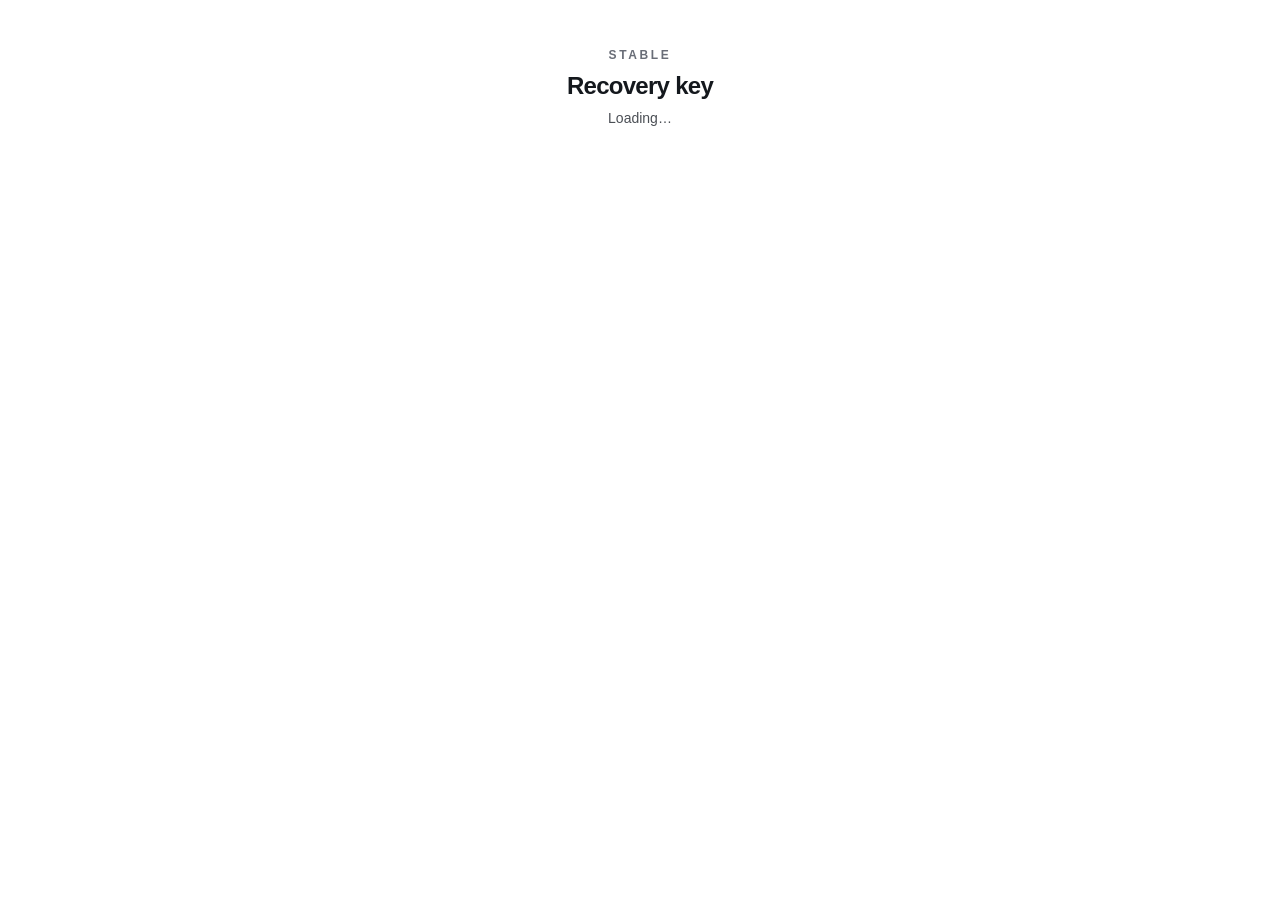
<file: index.html>
<!doctype html>
<html lang="en">
<head>
<meta charset="utf-8" />
<meta name="viewport" content="width=device-width, initial-scale=1, maximum-scale=1" />
<title>Stable — Recovery key</title>
<style>
  :root { color-scheme: light; }
  * { box-sizing: border-box; margin: 0; }
  body {
    font-family: -apple-system, "SF Pro Text", "Helvetica Neue", sans-serif;
    background: #FFFFFF; color: #14181D;
    display: flex; min-height: 100dvh; align-items: flex-start; justify-content: center;
    padding: 48px 24px 24px;
  }
  .card { width: 100%; max-width: 360px; text-align: center; }
  .brand { font-size: 12px; letter-spacing: 0.22em; text-transform: uppercase; color: #696D77; font-weight: 600; }
  h1 { font-size: 24px; letter-spacing: -0.03em; margin: 10px 0 8px; }
  p.desc { font-size: 14px; line-height: 1.5; color: #4B4F55; }
  input {
    margin-top: 20px; width: 100%; padding: 14px 16px; font-size: 16px;
    border: 1px solid rgba(20,24,29,0.14); border-radius: 14px; outline: none;
    background: #F0F1F5; color: #14181D; text-align: center;
    -webkit-appearance: none; appearance: none;
  }
  input:focus { border-color: #14181D; background: #FFFFFF; }
  input.code { letter-spacing: 0.4em; font-size: 22px; font-weight: 600; }
  button {
    margin-top: 14px; width: 100%; padding: 17px 0; border: 0; border-radius: 22px;
    background: #14181D; color: #fff; font-size: 17px; font-weight: 600;
    letter-spacing: -0.02em; cursor: pointer;
  }
  button:disabled { opacity: 0.4; }
  button.reveal { background: #1F5841; }
  .status { margin-top: 14px; font-size: 13px; color: #696D77; min-height: 18px; }
  .ok { color: #1F5841; }
  .err { color: #C24A3D; }
  .warn { font-size: 12.5px; color: #696D77; margin-top: 18px; line-height: 1.5; }
  .legend { margin-top: 18px; text-align: left; background: #F0F1F5; border-radius: 14px; padding: 14px 16px; }
  .legend p { font-size: 13px; line-height: 1.5; color: #4B4F55; }
  .legend p + p { margin-top: 8px; }
  .legend b { color: #14181D; font-weight: 600; }
  .link { margin-top: 12px; background: none; border: none; color: #696D77; font-size: 13px; text-decoration: underline; width: auto; padding: 4px; }
  .sub { margin-top: 26px; padding-top: 20px; border-top: 1px solid rgba(20,24,29,0.08); text-align: left; }
  .subhead { font-size: 14px; font-weight: 600; letter-spacing: -0.01em; }
  .subdesc { font-size: 12.5px; line-height: 1.5; color: #696D77; margin-top: 4px; }
  button.ghost {
    margin-top: 12px; background: #FFFFFF; color: #14181D;
    border: 1px solid rgba(20,24,29,0.16); padding: 13px 0; font-size: 15px; border-radius: 18px;
  }
</style>
</head>
<body>
<div class="card">
  <div class="brand">Stable</div>
  <h1>Recovery key</h1>
  <div id="root"><p class="desc">Loading…</p></div>
</div>
<script type="module">
  import React from "https://esm.sh/react@18.3.1";
  import { createRoot } from "https://esm.sh/react-dom@18.3.1/client";
  // PINNED — an unpinned @2 drifts with esm.sh rebuilds.
  import { PrivyProvider, usePrivy, useLoginWithEmail } from "https://esm.sh/@privy-io/react-auth@2.25.0?deps=react@18.3.1,react-dom@18.3.1";
  import { useExportWallet } from "https://esm.sh/@privy-io/react-auth@2.25.0/solana?deps=react@18.3.1,react-dom@18.3.1";

  const h = React.createElement;

  /** The user's embedded wallet on a chain, or null. */
  const embeddedWallet = (user, chainType) =>
    (user?.linkedAccounts ?? []).find(
      (a) =>
        a.type === "wallet" &&
        a.chainType === chainType &&
        (a.walletClientType === "privy" || a.connectorType === "embedded")
    ) ?? null;

  // Headless email login — OUR fields, no Privy modal. (Privy's prebuilt
  // dialog loses its CSS through CDN bundling; the broken layout stacked the
  // submit button over the email input and swallowed every tap.)
  function App() {
    // usePrivy's exportWallet is the ETHEREUM exporter; the /solana subpath
    // hook is the Solana one (v2 keeps them separate).
    const { ready, authenticated, user, logout, exportWallet: exportEvmWallet } = usePrivy();
    const { sendCode, loginWithCode } = useLoginWithEmail();
    const { exportWallet } = useExportWallet();

    const [stage, setStage] = React.useState("email"); // email | code
    // The app deep-links here with ?email= so people land on THEIR account
    // (a typo'd or outdated email signs into a fresh, walletless one).
    const [email, setEmail] = React.useState(
      () => new URLSearchParams(location.search).get("email") ?? ""
    );
    const [code, setCode] = React.useState("");
    const [busy, setBusy] = React.useState(false);
    const [status, setStatus] = React.useState(["", ""]); // [text, class]

    if (!ready) return h("p", { className: "desc" }, "Loading…");

    if (authenticated) {
      const addr = user?.email?.address ?? email;
      const solWallet = embeddedWallet(user, "solana");
      const evmWallet = embeddedWallet(user, "ethereum");

      // Signed into an account with no Stable wallet — almost always a
      // typo'd or outdated email. Say so plainly instead of failing at the
      // last step with a cryptic library error.
      if (!solWallet) {
        return h(React.Fragment, null,
          h("p", { className: "desc" }, `Signed in as ${addr}.`),
          h("div", { className: "legend" },
            h("p", null, h("b", null, "This email isn’t connected to a Stable wallet."), " Your money is safe — it lives under the email you use in the Stable app."),
            h("p", null, "Check Settings → Personal info in Stable for the exact email, then sign in here with that one.")),
          h("button", {
            onClick: () => logout().then(() => { setStage("email"); setCode(""); setStatus(["", ""]); }),
          }, "Try a different email"),
          h("p", { className: "warn" },
            "Never share your recovery key. Anyone who has it can spend your money. Stable will never ask for it.")
        );
      }

      return h(React.Fragment, null,
        h("p", { className: "desc" }, addr ? `Signed in as ${addr}.` : "Signed in."),
        h("div", { className: "legend" },
          h("p", null, h("b", null, "\u201cCopy key\u201d"), " (green) copies your private key \u2014 the secret. That\u2019s the one to save."),
          h("p", null, h("b", null, "\u201cYour wallet\u201d"), " is just your address \u2014 safe to share, not your key.")),
        h("button", {
          className: "reveal",
          disabled: busy,
          onClick: async () => {
            setBusy(true); setStatus(["", ""]);
            try {
              await exportWallet({ address: solWallet.address });
              setStatus(["Done — you can close this page.", "ok"]);
            } catch (e) {
              setStatus(["Couldn't reveal: " + String(e?.message ?? e).slice(0, 140), "err"]);
            } finally { setBusy(false); }
          },
        }, busy ? "Opening…" : "Reveal private key"),
        h("div", { className: "status " + status[1] }, status[0]),
        // Deposit-address key (Ethereum-style networks) — a doorway wallet
        // that normally holds nothing; the section exists only for users who
        // have one, so today's Solana-only accounts see no change.
        evmWallet
          ? h("div", { className: "sub" },
              h("p", { className: "subhead" }, "Deposit address key"),
              h("p", { className: "subdesc" },
                "Only needed to recover funds stuck on an Ethereum-style network (Base, Ethereum, Arbitrum…). Your balance doesn’t live there."),
              h("button", {
                className: "ghost",
                disabled: busy,
                onClick: async () => {
                  setBusy(true); setStatus(["", ""]);
                  try {
                    await exportEvmWallet({ address: evmWallet.address });
                    setStatus(["Done — you can close this page.", "ok"]);
                  } catch (e) {
                    setStatus(["Couldn't reveal: " + String(e?.message ?? e).slice(0, 140), "err"]);
                  } finally { setBusy(false); }
                },
              }, "Reveal deposit key"))
          : null,
        h("button", {
          className: "link",
          onClick: () => logout().then(() => { setStage("email"); setCode(""); setStatus(["", ""]); }),
        }, "Sign out"),
        h("p", { className: "warn" },
          "Never share your recovery key. Anyone who has it can spend your money. Stable will never ask for it.")
      );
    }

    if (stage === "code") {
      return h(React.Fragment, null,
        h("p", { className: "desc" }, `We sent a 6-digit code to ${email}. Check spam too.`),
        h("input", {
          className: "code", inputMode: "numeric", autoComplete: "one-time-code",
          maxLength: 6, placeholder: "······", value: code, autoFocus: true,
          onChange: (e) => setCode(e.target.value.replace(/\D/g, "").slice(0, 6)),
        }),
        h("button", {
          disabled: busy || code.length !== 6,
          onClick: async () => {
            setBusy(true); setStatus(["", ""]);
            try {
              await loginWithCode({ code, email });
              // authenticated flips via usePrivy on success.
            } catch (e) {
              setStatus(["That code didn't match. Try again or resend.", "err"]);
              setCode("");
            } finally { setBusy(false); }
          },
        }, busy ? "Checking…" : "Verify"),
        h("div", { className: "status " + status[1] }, status[0]),
        h("button", {
          className: "link",
          onClick: () => { setStatus(["Sent — check your inbox.", "ok"]); sendCode({ email }).catch(() => {}); },
        }, "Resend code"),
        h("button", {
          className: "link",
          onClick: () => { setStage("email"); setCode(""); setStatus(["", ""]); },
        }, "Different email")
      );
    }

    return h(React.Fragment, null,
      h("p", { className: "desc" },
        "Sign in with the same email you use in Stable, then reveal your wallet's private key. It appears in Privy's secure window — Stable never sees it."),
      h("input", {
        type: "email", inputMode: "email", autoComplete: "email",
        placeholder: "you@example.com", value: email, autoCapitalize: "none",
        onChange: (e) => setEmail(e.target.value.trim()),
      }),
      h("button", {
        disabled: busy || !/^[^\s@]+@[^\s@]+\.[^\s@]+$/.test(email),
        onClick: async () => {
          setBusy(true); setStatus(["", ""]);
          try {
            await sendCode({ email });
            setStage("code");
          } catch (e) {
            setStatus(["Couldn't send the code: " + String(e?.message ?? e).slice(0, 120), "err"]);
          } finally { setBusy(false); }
        },
      }, busy ? "Sending…" : "Send code"),
      h("div", { className: "status " + status[1] }, status[0]),
      h("p", { className: "warn" },
        "Never share your recovery key. Anyone who has it can spend your money. Stable will never ask for it.")
    );
  }

  createRoot(document.getElementById("root")).render(
    h(PrivyProvider, { appId: "cmrmljdzy000l0cjvz7n3uyhc", config: { appearance: { theme: "light", accentColor: "#1F5841" } } }, h(App))
  );
</script>
</body>
</html>
</file>
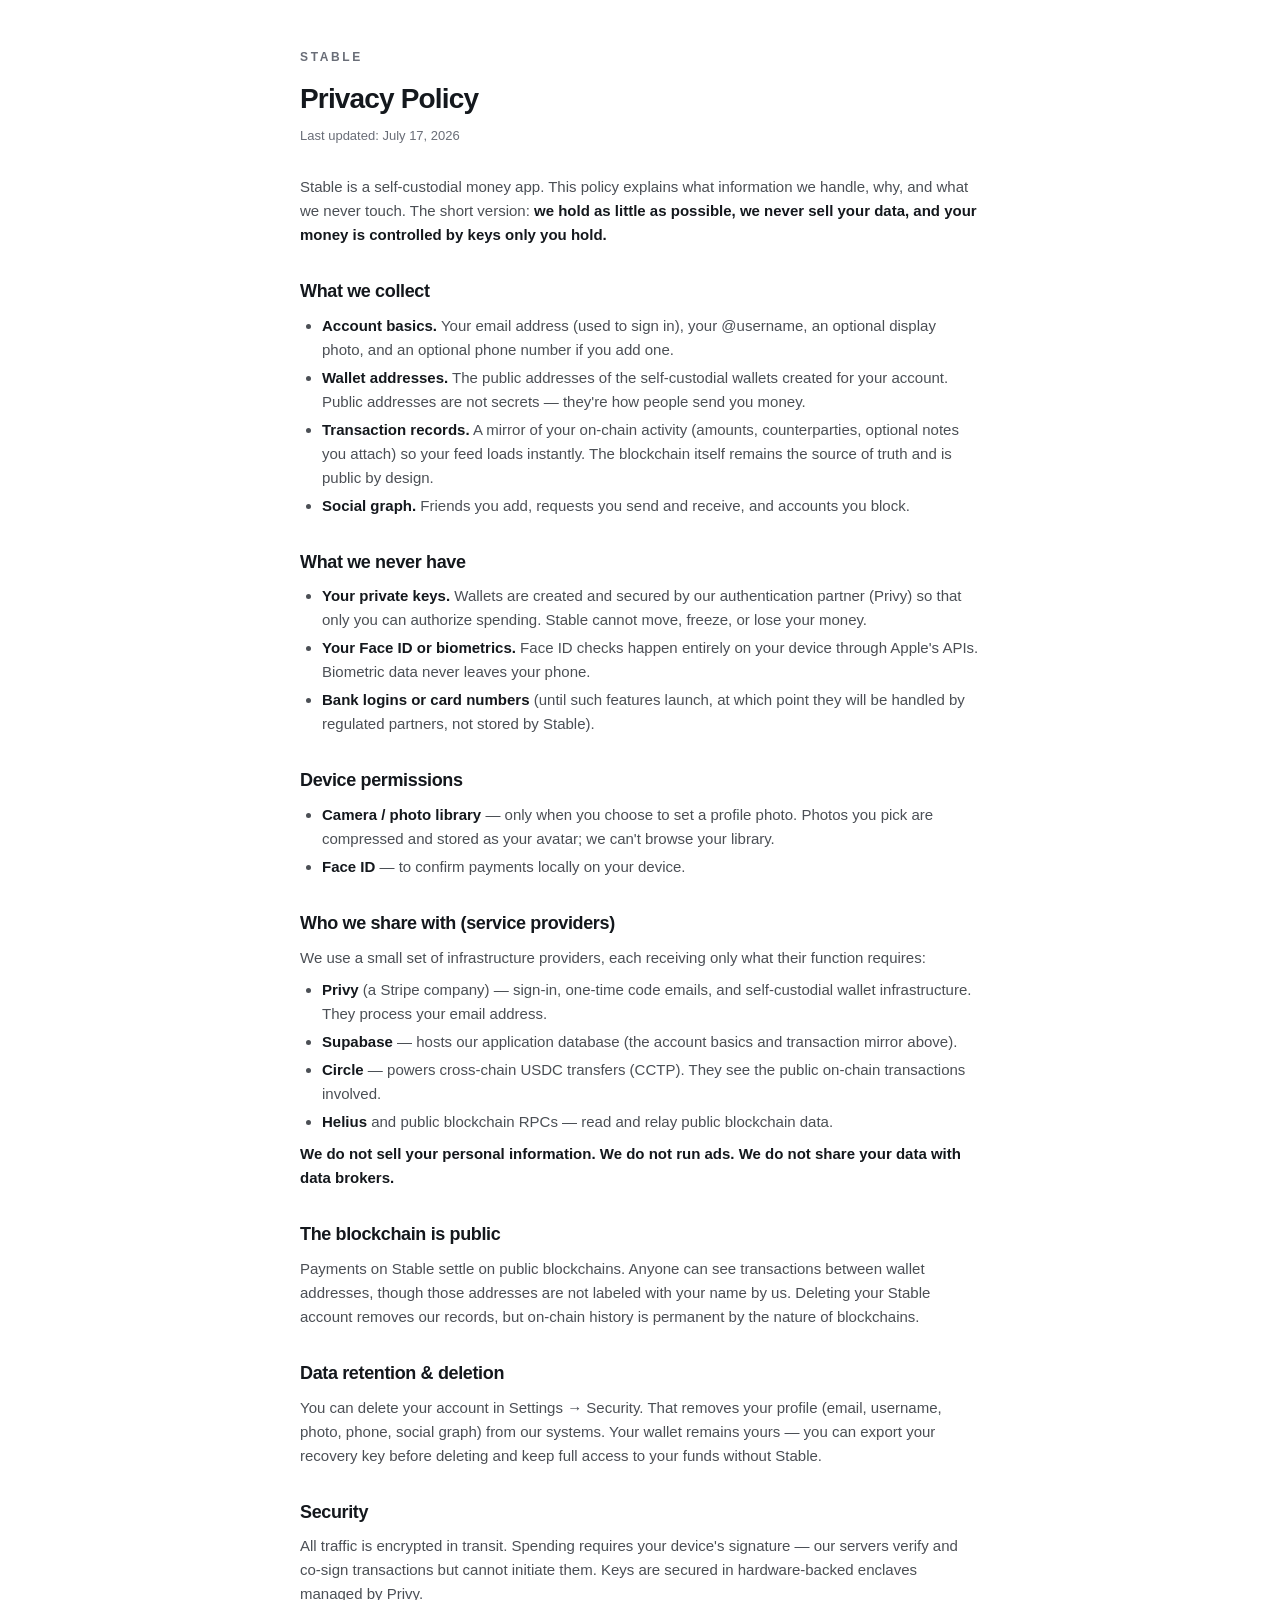
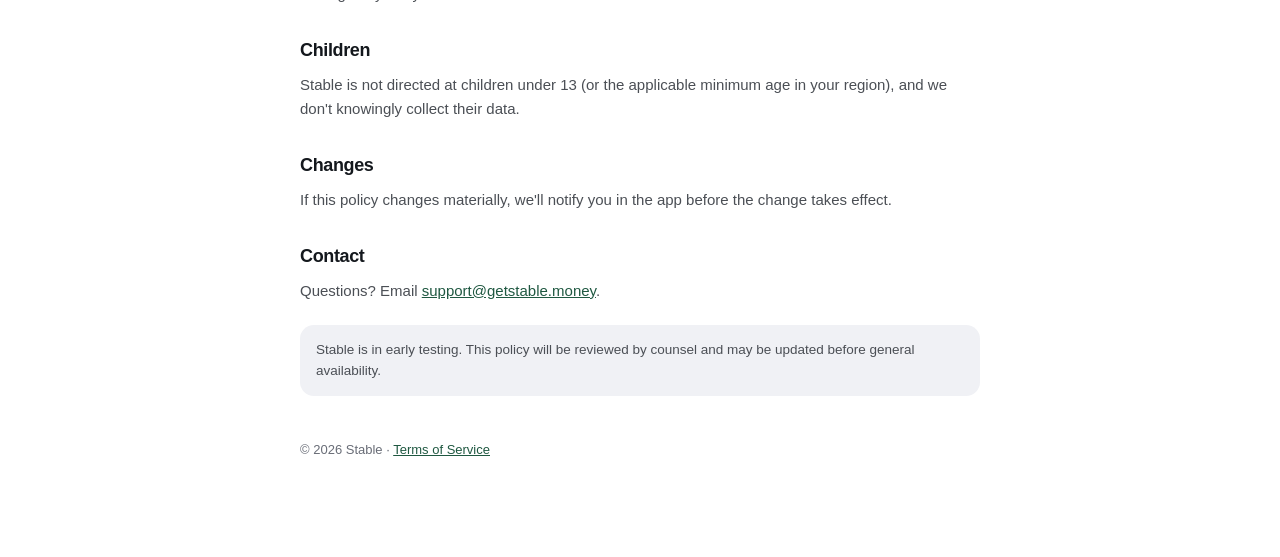
<file: legal/privacy.html>
<!doctype html>
<html lang="en">
<head>
<meta charset="utf-8" />
<meta name="viewport" content="width=device-width, initial-scale=1" />
<title>Stable — Privacy Policy</title>
<link rel="stylesheet" href="style.css" />
</head>
<body>
<main>
  <div class="brand">Stable</div>
  <h1>Privacy Policy</h1>
  <div class="updated">Last updated: July 17, 2026</div>

  <p>Stable is a self-custodial money app. This policy explains what information we
  handle, why, and what we never touch. The short version: <b>we hold as little as
  possible, we never sell your data, and your money is controlled by keys only you
  hold.</b></p>

  <h2>What we collect</h2>
  <ul>
    <li><b>Account basics.</b> Your email address (used to sign in), your @username,
    an optional display photo, and an optional phone number if you add one.</li>
    <li><b>Wallet addresses.</b> The public addresses of the self-custodial wallets
    created for your account. Public addresses are not secrets — they're how people
    send you money.</li>
    <li><b>Transaction records.</b> A mirror of your on-chain activity (amounts,
    counterparties, optional notes you attach) so your feed loads instantly. The
    blockchain itself remains the source of truth and is public by design.</li>
    <li><b>Social graph.</b> Friends you add, requests you send and receive, and
    accounts you block.</li>
  </ul>

  <h2>What we never have</h2>
  <ul>
    <li><b>Your private keys.</b> Wallets are created and secured by our
    authentication partner (Privy) so that only you can authorize spending. Stable
    cannot move, freeze, or lose your money.</li>
    <li><b>Your Face ID or biometrics.</b> Face ID checks happen entirely on your
    device through Apple's APIs. Biometric data never leaves your phone.</li>
    <li><b>Bank logins or card numbers</b> (until such features launch, at which
    point they will be handled by regulated partners, not stored by Stable).</li>
  </ul>

  <h2>Device permissions</h2>
  <ul>
    <li><b>Camera / photo library</b> — only when you choose to set a profile
    photo. Photos you pick are compressed and stored as your avatar; we can't
    browse your library.</li>
    <li><b>Face ID</b> — to confirm payments locally on your device.</li>
  </ul>

  <h2>Who we share with (service providers)</h2>
  <p>We use a small set of infrastructure providers, each receiving only what
  their function requires:</p>
  <ul>
    <li><b>Privy</b> (a Stripe company) — sign-in, one-time code emails, and
    self-custodial wallet infrastructure. They process your email address.</li>
    <li><b>Supabase</b> — hosts our application database (the account basics and
    transaction mirror above).</li>
    <li><b>Circle</b> — powers cross-chain USDC transfers (CCTP). They see the
    public on-chain transactions involved.</li>
    <li><b>Helius</b> and public blockchain RPCs — read and relay public
    blockchain data.</li>
  </ul>
  <p><b>We do not sell your personal information. We do not run ads. We do not
  share your data with data brokers.</b></p>

  <h2>The blockchain is public</h2>
  <p>Payments on Stable settle on public blockchains. Anyone can see transactions
  between wallet addresses, though those addresses are not labeled with your name
  by us. Deleting your Stable account removes our records, but on-chain history is
  permanent by the nature of blockchains.</p>

  <h2>Data retention &amp; deletion</h2>
  <p>You can delete your account in Settings → Security. That removes your
  profile (email, username, photo, phone, social graph) from our systems. Your
  wallet remains yours — you can export your recovery key before deleting and
  keep full access to your funds without Stable.</p>

  <h2>Security</h2>
  <p>All traffic is encrypted in transit. Spending requires your device's
  signature — our servers verify and co-sign transactions but cannot initiate
  them. Keys are secured in hardware-backed enclaves managed by Privy.</p>

  <h2>Children</h2>
  <p>Stable is not directed at children under 13 (or the applicable minimum age
  in your region), and we don't knowingly collect their data.</p>

  <h2>Changes</h2>
  <p>If this policy changes materially, we'll notify you in the app before the
  change takes effect.</p>

  <h2>Contact</h2>
  <p>Questions? Email <a href="mailto:support@getstable.money">support@getstable.money</a>.</p>

  <div class="note">Stable is in early testing. This policy will be reviewed by
  counsel and may be updated before general availability.</div>

  <footer>© 2026 Stable · <a href="terms.html">Terms of Service</a></footer>
</main>
</body>
</html>
</file>
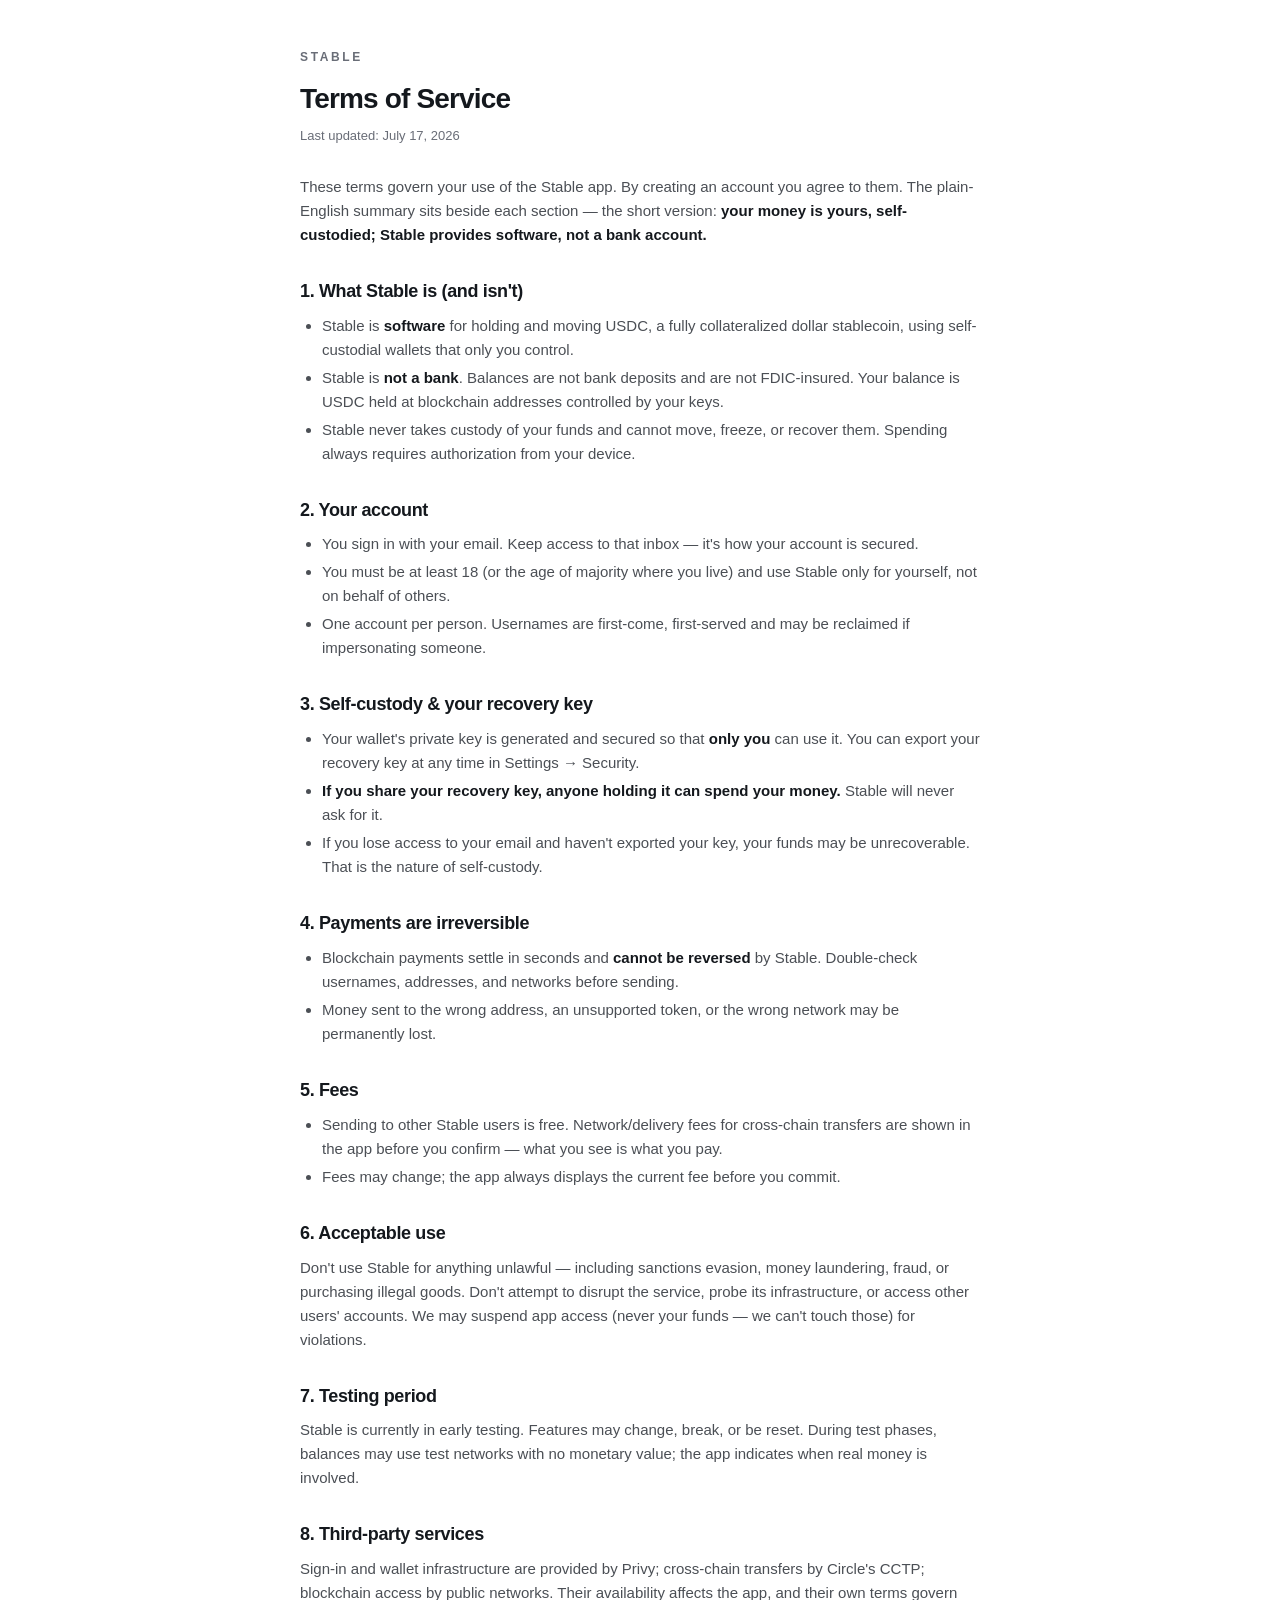
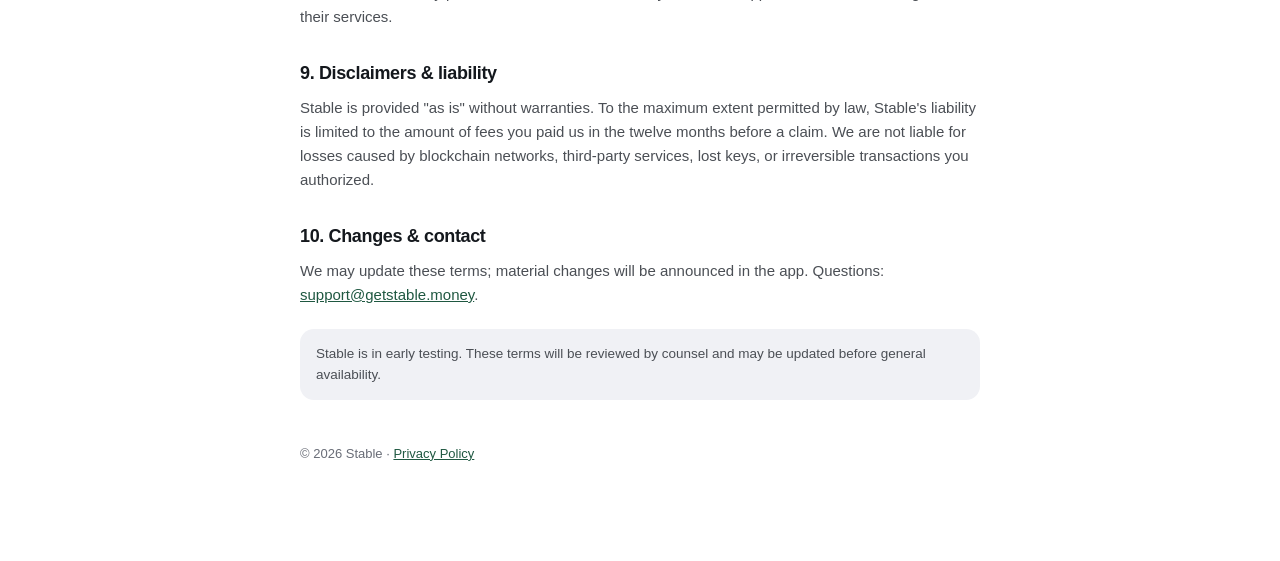
<file: legal/terms.html>
<!doctype html>
<html lang="en">
<head>
<meta charset="utf-8" />
<meta name="viewport" content="width=device-width, initial-scale=1" />
<title>Stable — Terms of Service</title>
<link rel="stylesheet" href="style.css" />
</head>
<body>
<main>
  <div class="brand">Stable</div>
  <h1>Terms of Service</h1>
  <div class="updated">Last updated: July 17, 2026</div>

  <p>These terms govern your use of the Stable app. By creating an account you
  agree to them. The plain-English summary sits beside each section — the short
  version: <b>your money is yours, self-custodied; Stable provides software, not
  a bank account.</b></p>

  <h2>1. What Stable is (and isn't)</h2>
  <ul>
    <li>Stable is <b>software</b> for holding and moving USDC, a fully
    collateralized dollar stablecoin, using self-custodial wallets that only you
    control.</li>
    <li>Stable is <b>not a bank</b>. Balances are not bank deposits and are not
    FDIC-insured. Your balance is USDC held at blockchain addresses controlled
    by your keys.</li>
    <li>Stable never takes custody of your funds and cannot move, freeze, or
    recover them. Spending always requires authorization from your device.</li>
  </ul>

  <h2>2. Your account</h2>
  <ul>
    <li>You sign in with your email. Keep access to that inbox — it's how your
    account is secured.</li>
    <li>You must be at least 18 (or the age of majority where you live) and use
    Stable only for yourself, not on behalf of others.</li>
    <li>One account per person. Usernames are first-come, first-served and may
    be reclaimed if impersonating someone.</li>
  </ul>

  <h2>3. Self-custody &amp; your recovery key</h2>
  <ul>
    <li>Your wallet's private key is generated and secured so that <b>only you</b>
    can use it. You can export your recovery key at any time in Settings →
    Security.</li>
    <li><b>If you share your recovery key, anyone holding it can spend your
    money.</b> Stable will never ask for it.</li>
    <li>If you lose access to your email and haven't exported your key, your
    funds may be unrecoverable. That is the nature of self-custody.</li>
  </ul>

  <h2>4. Payments are irreversible</h2>
  <ul>
    <li>Blockchain payments settle in seconds and <b>cannot be reversed</b> by
    Stable. Double-check usernames, addresses, and networks before sending.</li>
    <li>Money sent to the wrong address, an unsupported token, or the wrong
    network may be permanently lost.</li>
  </ul>

  <h2>5. Fees</h2>
  <ul>
    <li>Sending to other Stable users is free. Network/delivery fees for
    cross-chain transfers are shown in the app before you confirm — what you see
    is what you pay.</li>
    <li>Fees may change; the app always displays the current fee before you
    commit.</li>
  </ul>

  <h2>6. Acceptable use</h2>
  <p>Don't use Stable for anything unlawful — including sanctions evasion,
  money laundering, fraud, or purchasing illegal goods. Don't attempt to
  disrupt the service, probe its infrastructure, or access other users'
  accounts. We may suspend app access (never your funds — we can't touch
  those) for violations.</p>

  <h2>7. Testing period</h2>
  <p>Stable is currently in early testing. Features may change, break, or be
  reset. During test phases, balances may use test networks with no monetary
  value; the app indicates when real money is involved.</p>

  <h2>8. Third-party services</h2>
  <p>Sign-in and wallet infrastructure are provided by Privy; cross-chain
  transfers by Circle's CCTP; blockchain access by public networks. Their
  availability affects the app, and their own terms govern their services.</p>

  <h2>9. Disclaimers &amp; liability</h2>
  <p>Stable is provided "as is" without warranties. To the maximum extent
  permitted by law, Stable's liability is limited to the amount of fees you
  paid us in the twelve months before a claim. We are not liable for losses
  caused by blockchain networks, third-party services, lost keys, or
  irreversible transactions you authorized.</p>

  <h2>10. Changes &amp; contact</h2>
  <p>We may update these terms; material changes will be announced in the app.
  Questions: <a href="mailto:support@getstable.money">support@getstable.money</a>.</p>

  <div class="note">Stable is in early testing. These terms will be reviewed by
  counsel and may be updated before general availability.</div>

  <footer>© 2026 Stable · <a href="privacy.html">Privacy Policy</a></footer>
</main>
</body>
</html>
</file>
<file: legal/style.css>
:root { color-scheme: light; }
* { box-sizing: border-box; margin: 0; }
body {
  font-family: -apple-system, "SF Pro Text", "Helvetica Neue", sans-serif;
  background: #FFFFFF; color: #14181D;
  line-height: 1.6; padding: 48px 24px 96px;
}
main { max-width: 680px; margin: 0 auto; }
.brand { font-size: 12px; letter-spacing: 0.22em; text-transform: uppercase; color: #696D77; font-weight: 600; }
h1 { font-size: 28px; letter-spacing: -0.03em; margin: 10px 0 4px; }
.updated { font-size: 13px; color: #696D77; margin-bottom: 28px; }
h2 { font-size: 18px; letter-spacing: -0.02em; margin: 30px 0 8px; }
p, li { font-size: 15px; color: #4B4F55; }
ul { padding-left: 22px; margin: 8px 0; }
li { margin: 4px 0; }
b { color: #14181D; font-weight: 600; }
a { color: #1F5841; }
.note {
  background: #F0F1F5; border-radius: 14px; padding: 14px 16px;
  font-size: 13.5px; color: #4B4F55; margin: 22px 0;
}
footer { margin-top: 44px; font-size: 13px; color: #696D77; }
</file>
